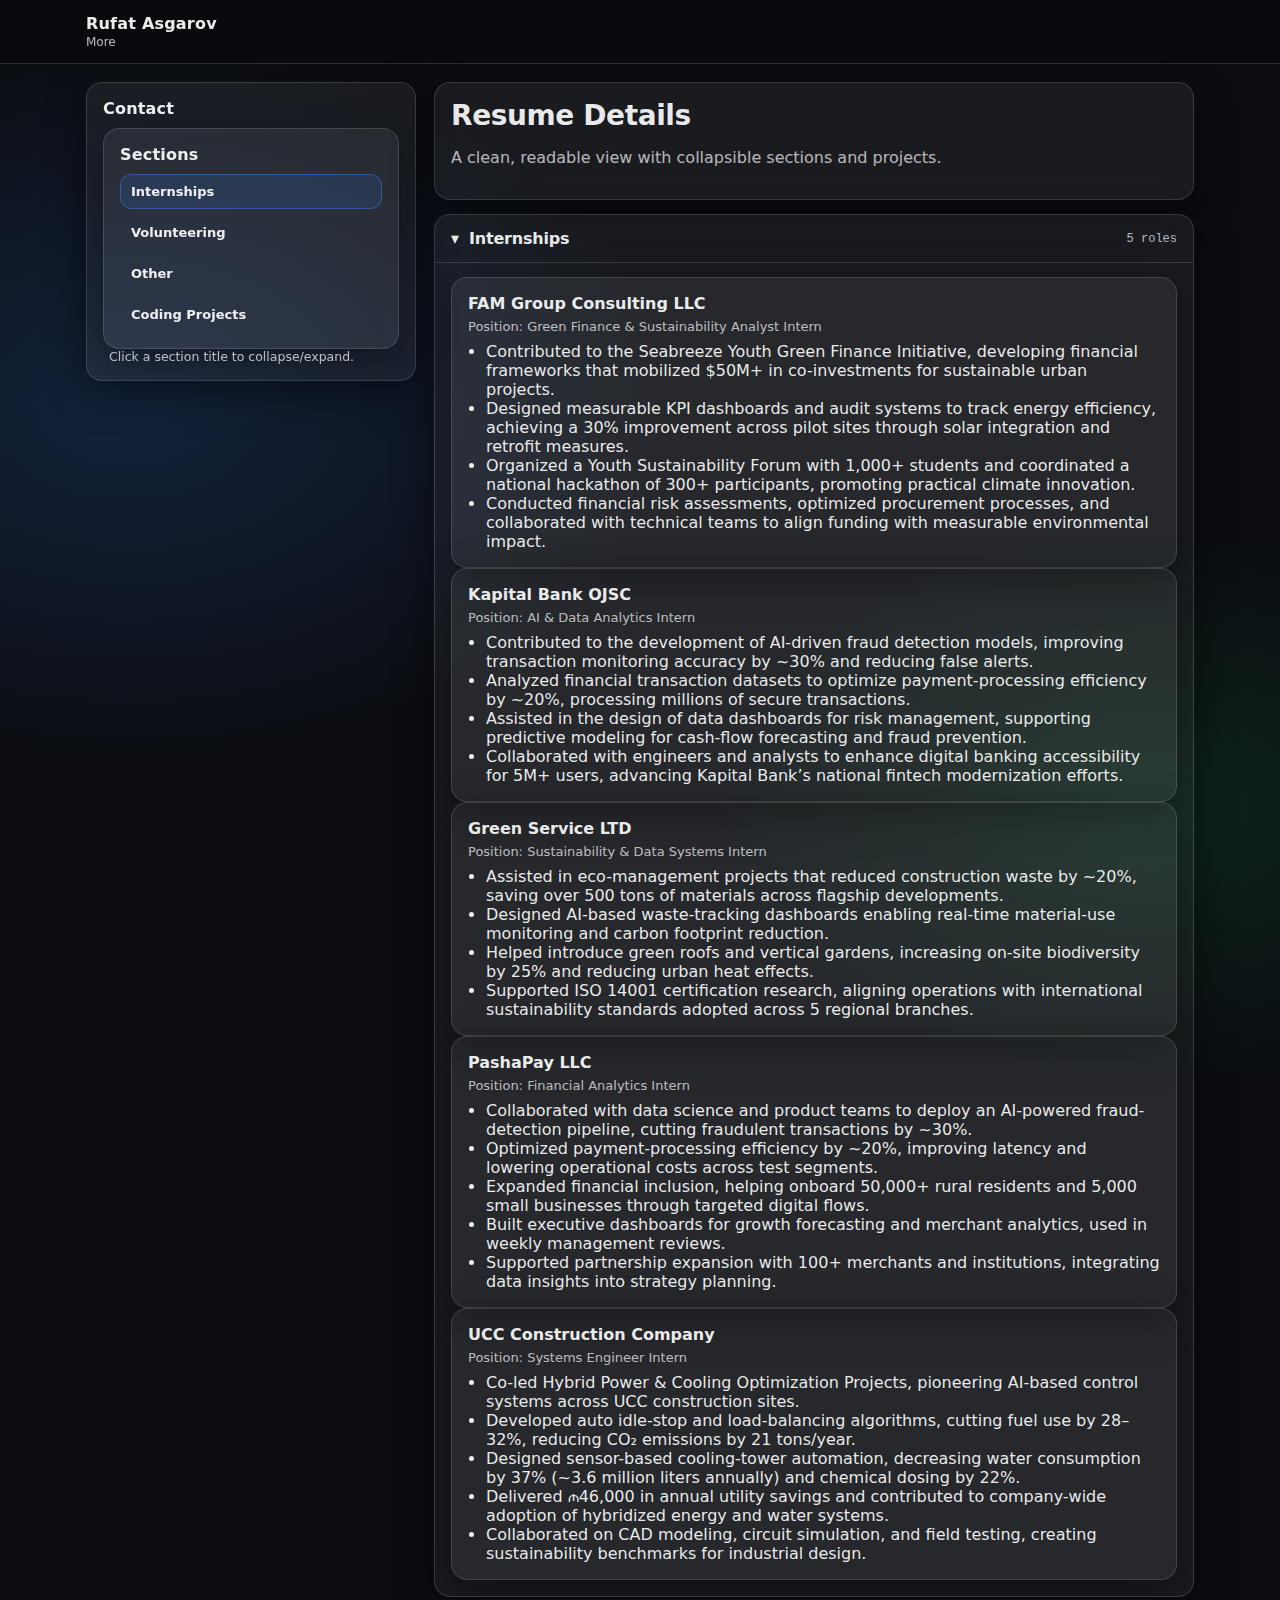
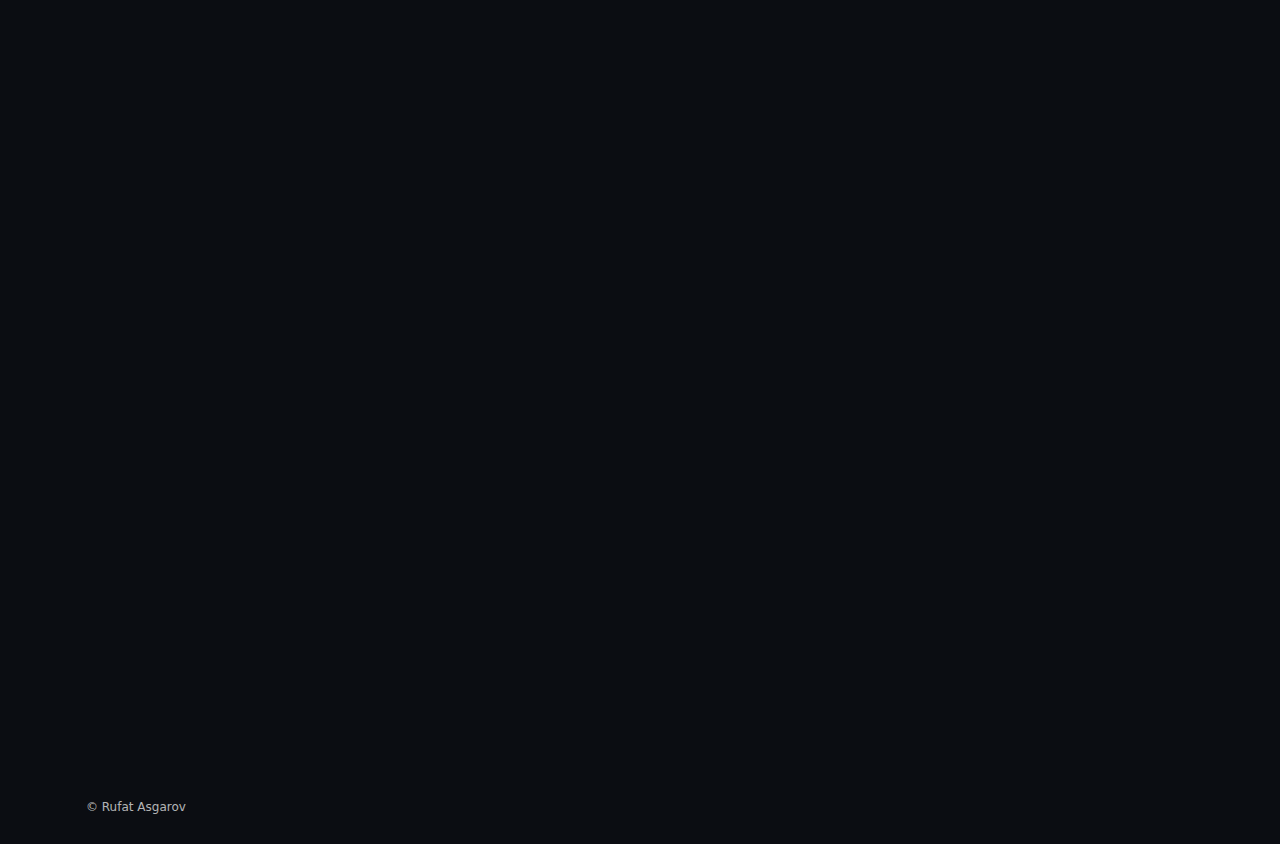
<file: more.html>
<!doctype html>
<html lang="en">
<head>
  <meta charset="utf-8" />
  <meta name="viewport" content="width=device-width, initial-scale=1" />
  <title>Rufat Asgarov — More</title>
  <link rel="icon" href="./assets/favicon.ico" />
  <link rel="stylesheet" href="./assets/more.css" />
</head>
<body>
  <header class="topbar">
    <div class="topbar-inner">
      <div class="brand">
        <div class="title">Rufat Asgarov</div>
        <div class="subtitle">More</div>
      </div>
    </div>
  </header>

  <main class="layout">
    <aside class="sidebar">
      <div class="card contact">
        <div class="contact-title">Contact</div>

      <nav class="card nav" aria-label="Resume sections">
        <div class="nav-title">Sections</div>
        <div class="nav-links">
          <a class="nav-link" href="#internships">Internships</a><a class="nav-link" href="#volunteering">Volunteering</a><a class="nav-link" href="#other">Other</a><a class="nav-link" href="#coding-projects">Coding Projects</a>
        </div>
      </nav>

      <div class="hint">
        Click a section title to collapse/expand.
      </div>
    </aside>

    <section class="content">
      <div class="hero card reveal">
        <h1>Resume Details</h1>
        <p class="muted">A clean, readable view with collapsible sections and projects.</p>
      </div>

      <details class="section-details reveal" id="internships" open>
  <summary>
    <span class="summary-left">
      <span class="chev" aria-hidden="true"></span>
      <span class="summary-title">Internships</span>
    </span>
    <span class="summary-right muted">5 roles</span>
  </summary>
  <div class="details-content">
    <article class="card">
  <h3>FAM Group Consulting LLC</h3>
  <div class="meta">Position: Green Finance &amp; Sustainability Analyst Intern</div>
  <ul class='bullets'><li>Contributed to the Seabreeze Youth Green Finance Initiative, developing financial frameworks that mobilized $50M+ in co-investments for sustainable urban projects.</li><li>Designed measurable KPI dashboards and audit systems to track energy efficiency, achieving a 30% improvement across pilot sites through solar integration and retrofit measures.</li><li>Organized a Youth Sustainability Forum with 1,000+ students and coordinated a national hackathon of 300+ participants, promoting practical climate innovation.</li><li>Conducted financial risk assessments, optimized procurement processes, and collaborated with technical teams to align funding with measurable environmental impact.</li></ul>
</article>
<article class="card">
  <h3>Kapital Bank OJSC</h3>
  <div class="meta">Position: AI &amp; Data Analytics Intern</div>
  <ul class='bullets'><li>Contributed to the development of AI-driven fraud detection models, improving transaction monitoring accuracy by ~30% and reducing false alerts.</li><li>Analyzed financial transaction datasets to optimize payment-processing efficiency by ~20%, processing millions of secure transactions.</li><li>Assisted in the design of data dashboards for risk management, supporting predictive modeling for cash-flow forecasting and fraud prevention.</li><li>Collaborated with engineers and analysts to enhance digital banking accessibility for 5M+ users, advancing Kapital Bank’s national fintech modernization efforts.</li></ul>
</article>
<article class="card">
  <h3>Green Service LTD</h3>
  <div class="meta">Position: Sustainability &amp; Data Systems Intern</div>
  <ul class='bullets'><li>Assisted in eco-management projects that reduced construction waste by ~20%, saving over 500 tons of materials across flagship developments.</li><li>Designed AI-based waste-tracking dashboards enabling real-time material-use monitoring and carbon footprint reduction.</li><li>Helped introduce green roofs and vertical gardens, increasing on-site biodiversity by 25% and reducing urban heat effects.</li><li>Supported ISO 14001 certification research, aligning operations with international sustainability standards adopted across 5 regional branches.</li></ul>
</article>
<article class="card">
  <h3>PashaPay LLC</h3>
  <div class="meta">Position: Financial Analytics Intern</div>
  <ul class='bullets'><li>Collaborated with data science and product teams to deploy an AI-powered fraud-detection pipeline, cutting fraudulent transactions by ~30%.</li><li>Optimized payment-processing efficiency by ~20%, improving latency and lowering operational costs across test segments.</li><li>Expanded financial inclusion, helping onboard 50,000+ rural residents and 5,000 small businesses through targeted digital flows.</li><li>Built executive dashboards for growth forecasting and merchant analytics, used in weekly management reviews.</li><li>Supported partnership expansion with 100+ merchants and institutions, integrating data insights into strategy planning.</li></ul>
</article>
<article class="card">
  <h3>UCC Construction Company</h3>
  <div class="meta">Position: Systems Engineer Intern</div>
  <ul class='bullets'><li>Co-led Hybrid Power &amp; Cooling Optimization Projects, pioneering AI-based control systems across UCC construction sites.</li><li>Developed auto idle-stop and load-balancing algorithms, cutting fuel use by 28–32%, reducing CO₂ emissions by 21 tons/year.</li><li>Designed sensor-based cooling-tower automation, decreasing water consumption by 37% (~3.6 million liters annually) and chemical dosing by 22%.</li><li>Delivered ₼46,000 in annual utility savings and contributed to company-wide adoption of hybridized energy and water systems.</li><li>Collaborated on CAD modeling, circuit simulation, and field testing, creating sustainability benchmarks for industrial design.</li></ul>
</article>
  </div>
</details>

<details class="section-details reveal" id="volunteering" open>
  <summary>
    <span class="summary-left">
      <span class="chev" aria-hidden="true"></span>
      <span class="summary-title">Volunteering</span>
    </span>
    <span class="summary-right muted">3 roles</span>
  </summary>
  <div class="details-content">
    <article class="card">
  <h3>Neftchi FC</h3>
  <div class="meta">Position: Youth Selection Ambassador</div>
  <ul class='bullets'><li>Led a nationwide scouting initiative, evaluating 500+ youth players; enabled equal access for city and rural prospects.</li><li>Oversaw selection of 80 academy athletes, 20 national youth players, and implemented data-driven bias checks in recruitment.</li><li>Launched rural football outreach camps for 3,000+ children, expanding participation and developing two regional training academies.</li><li>Secured 50+ need-based scholarships for talented players, promoting educational and athletic equity</li><li>Conducted leadership workshops for 1,500+ students, embedding teamwork, discipline, and academic balance into training programs.</li></ul>
</article>
<article class="card">
  <h3>Eco Football Movement</h3>
  <div class="meta">Position: Founder &amp; Director</div>
  <ul class='bullets'><li>Founded a nationwide sustainability initiative across 5 cities and 14 clubs, engaging 500+ players and reaching 12,000+ spectators.</li><li>Eliminated single-use plastics by implementing refill stations and compostables, reducing event waste by ~90% and diverting 2.1 tons from landfills.</li><li>Introduced upcycled uniforms made from reclaimed materials, preventing 0.9 tons of textile waste and setting a model for sustainable sportswear.</li><li>Installed solar floodlights (22 kW) and low-energy irrigation systems, saving 28 MWh/year, cutting emissions by 12 tCO₂e, and reducing costs by ₼18,000 annually.</li><li>Trained 50 Eco Captains and 130 coaches, authored the Eco Sports Playbook, and guided adoption in 11 schools, institutionalizing green sports practices.</li></ul>
</article>
<article class="card">
  <h3>Landau School</h3>
  <div class="meta">Position: Student Developer &amp; Instructor</div>
  <ul class='bullets'><li>Led the AI Eco-Education Program integrating marine ecology and climate science into school curricula through digital simulation tools</li><li>Designed the AI Carbon Education Toolkit, adopted by 100+ schools, enabling students to measure and reduce campus emissions by ~25%.</li><li>Directed field activities engaging 10,000+ students in Caspian shoreline restoration; 10 tons of waste collected through youth-led cleanups.</li><li>Conducted workshops training 500+ teachers to apply AI modeling in tracking carbon cycles and aquatic ecosystem health.</li><li>Created data dashboards linking student projects to national sustainability metrics, strengthening climate literacy across education networks.</li></ul>
</article>
  </div>
</details>

<details class="section-details reveal" id="other" open>
  <summary>
    <span class="summary-left">
      <span class="chev" aria-hidden="true"></span>
      <span class="summary-title">Other</span>
    </span>
    <span class="summary-right muted">2 entries</span>
  </summary>
  <div class="details-content">
    <article class="card">
  <h3>Future Lab by PASHA Innovation</h3>
  <div class="meta">Award: Community Impact Award — Youth &amp; Civic Innovation</div>
  <ul class='bullets'><li>Recognized for leading a youth–elder innovation lab that launched 30+ AI-assisted community projects, addressing urban sustainability and accessibility challenges.</li><li>Trained 200+ students in civic innovation, design thinking, and responsible AI application across education and environmental programs.</li><li>Projects under Rufat’s leadership reached 5,000+ residents, improving municipal services and social inclusion; 12 initiatives adopted by local councils.</li><li>Commended for advancing cross-generational collaboration and translating technical skills into tangible community solutions.</li></ul>
</article>
<article class="card">
  <h3>Azerlime Carpets LLC</h3>
  <div class="meta">Position: Co-Developer — Virtual Artisan Rooms Project</div>
  <ul class='bullets'><li>Co-developed a virtual marketplace empowering 70+ rural women weavers from 4 regions to sell handwoven carpets online.</li><li>Reduced artisan onboarding time by ~70%, increasing productivity and preserving traditional craftsmanship.</li><li>Boosted sales by 61% and doubled average monthly income (₼220 → ₼510), expanding reach to 20+ international markets.</li><li>Designed region-specific digital “artisan rooms” featuring cultural stories, patterns, and motifs to promote Azerbaijani heritage globally.</li><li>Project recognized for merging cultural preservation and digital innovation, strengthening economic inclusion among rural artisans.</li></ul>
</article>
  </div>
</details>

<details class="section-details reveal" id="coding-projects" open>
  <summary>
    <span class="summary-left">
      <span class="chev" aria-hidden="true"></span>
      <span class="summary-title">Coding Projects</span>
    </span>
    <span class="summary-right muted">5 projects</span>
  </summary>
  <div class="details-content">
    <div class="toolbar">
  <button class="btn" id="expandAll" type="button">Expand all</button>
  <button class="btn" id="collapseAll" type="button">Collapse all</button>
</div>
<div class="stacked">
<details class="proj" open>
  <summary>
    <span class="proj-title">Audio Calculus</span>
    <span class="stack">Python, NumPy/SciPy, PyAudio/Matplotlib</span>
  </summary>
  <div class="details-content"><div class="proj-body">
    <ul class='bullets'><li>Built DSP pipeline that computes and plays back “derivatives/integrals” of audio to teach calculus concepts; includes real-time visualization and export.</li><li>Implemented filtering, convolution, and numerical diff/integration with latency budgeting.</li></ul>
  </div></div>
</details><details class="proj" open>
  <summary>
    <span class="proj-title">Posture Checker</span>
    <span class="stack">Python, OpenCV, Windows tray APIs</span>
  </summary>
  <div class="details-content"><div class="proj-body">
    <ul class='bullets'><li>Windows tray app using webcam distance/angle heuristics to alert on poor posture and excessive screen proximity; tunable thresholds + quiet hours.</li><li>Logged anonymized events; reduced average “too-close” time in pilot by ~35% over 2 weeks.</li></ul>
  </div></div>
</details><details class="proj" open>
  <summary>
    <span class="proj-title">FN Fixer</span>
    <span class="stack">Python (pywin32/keyboard), Windows</span>
  </summary>
  <div class="details-content"><div class="proj-body">
    <ul class='bullets'><li>Utility for old keyboards lacking Fn: maps NumLock combos to volume/brightness/mic toggle with low-level key hooks.</li><li>Safe-mode and startup profiles; small footprint binary build.</li></ul>
  </div></div>
</details><details class="proj" open>
  <summary>
    <span class="proj-title">Link2Torrent</span>
    <span class="stack">Python, simple GUI (Tk/Qt)</span>
  </summary>
  <div class="details-content"><div class="proj-body">
    <ul class='bullets'><li>Converts direct HTTP/FTP links into .torrent files with meta assembly; simple GUI + drag-and-drop.</li><li>Input validation and hash checks; clear logs for errors.</li></ul>
  </div></div>
</details><details class="proj" open>
  <summary>
    <span class="proj-title">Python Image Search</span>
    <span class="stack">Python, requests, Pillow; GNU GPLv3</span>
  </summary>
  <div class="details-content"><div class="proj-body">
    <ul class='bullets'><li>CLI/API wrapper for multi-engine image retrieval with deduping and quality filters; supports keyword operators and bulk downloads.</li><li>Added content-type guards and retry logic; packaged as reusable module for notebooks.</li></ul>
  </div></div>
</details>
</div>
  </div>
</details>
    </section>
  </main>

  <footer class="footer">
    <span class="muted">© Rufat Asgarov</span>
  </footer>

  <script src="./assets/more.js"></script>
</body>
</html>
</file>
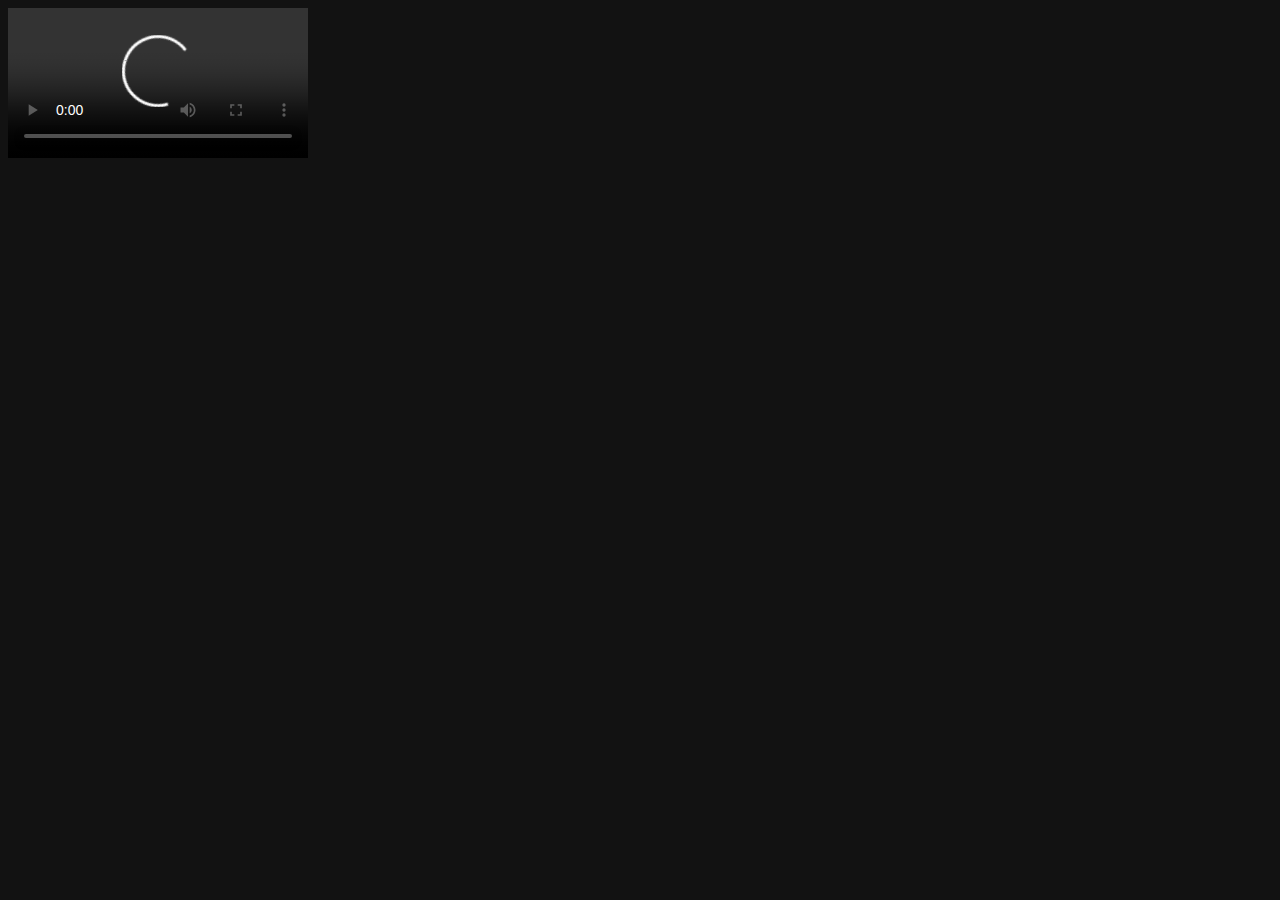
<file: assets/silence.html>
<!-- saved from url=(0028)https://dop3.pt/silence.mp3 -->
<html data-darkreader-mode="dynamic" data-darkreader-scheme="dark"><head><meta http-equiv="Content-Type" content="text/html; charset=UTF-8"><style class="darkreader darkreader--fallback" media="screen"></style><style class="darkreader darkreader--text" media="screen"></style><style class="darkreader darkreader--invert" media="screen">.jfk-bubble.gtx-bubble, .captcheck_answer_label > input + img, span#closed_text > img[src^="https://www.gstatic.com/images/branding/googlelogo"], span[data-href^="https://www.hcaptcha.com/"] > #icon, #bit-notification-bar-iframe, ::-webkit-calendar-picker-indicator {
    filter: invert(100%) hue-rotate(180deg) contrast(90%) !important;
}</style><style class="darkreader darkreader--inline" media="screen">[data-darkreader-inline-bgcolor] {
  background-color: var(--darkreader-inline-bgcolor) !important;
}
[data-darkreader-inline-bgimage] {
  background-image: var(--darkreader-inline-bgimage) !important;
}
[data-darkreader-inline-border] {
  border-color: var(--darkreader-inline-border) !important;
}
[data-darkreader-inline-border-bottom] {
  border-bottom-color: var(--darkreader-inline-border-bottom) !important;
}
[data-darkreader-inline-border-left] {
  border-left-color: var(--darkreader-inline-border-left) !important;
}
[data-darkreader-inline-border-right] {
  border-right-color: var(--darkreader-inline-border-right) !important;
}
[data-darkreader-inline-border-top] {
  border-top-color: var(--darkreader-inline-border-top) !important;
}
[data-darkreader-inline-boxshadow] {
  box-shadow: var(--darkreader-inline-boxshadow) !important;
}
[data-darkreader-inline-color] {
  color: var(--darkreader-inline-color) !important;
}
[data-darkreader-inline-fill] {
  fill: var(--darkreader-inline-fill) !important;
}
[data-darkreader-inline-stroke] {
  stroke: var(--darkreader-inline-stroke) !important;
}
[data-darkreader-inline-outline] {
  outline-color: var(--darkreader-inline-outline) !important;
}
[data-darkreader-inline-stopcolor] {
  stop-color: var(--darkreader-inline-stopcolor) !important;
}</style><style class="darkreader darkreader--variables" media="screen">:root {
   --darkreader-neutral-background: #131516;
   --darkreader-neutral-text: #d8d4cf;
   --darkreader-selection-background: #004daa;
   --darkreader-selection-text: #e8e6e3;
}</style><style class="darkreader darkreader--root-vars" media="screen"></style><style class="darkreader darkreader--user-agent" media="screen">html {
    color-scheme: dark !important;
}
html, body {
    border-color: #736b5e;
    color: #e8e6e3;
}
a {
    color: #3391ff;
}
table {
    border-color: #545b5e;
}
::placeholder {
    color: #b2aba1;
}
input:-webkit-autofill,
textarea:-webkit-autofill,
select:-webkit-autofill {
    background-color: #404400 !important;
    color: #e8e6e3 !important;
}
::-webkit-scrollbar {
    background-color: #202324;
    color: #aba499;
}
::-webkit-scrollbar-thumb {
    background-color: #454a4d;
}
::-webkit-scrollbar-thumb:hover {
    background-color: #575e62;
}
::-webkit-scrollbar-thumb:active {
    background-color: #484e51;
}
::-webkit-scrollbar-corner {
    background-color: #181a1b;
}
::selection {
    background-color: #004daa !important;
    color: #e8e6e3 !important;
}
::-moz-selection {
    background-color: #004daa !important;
    color: #e8e6e3 !important;
}</style><meta name="viewport" content="width=device-width"><meta name="darkreader" content="8a8e0956d3924729a817199fc9542d5d"><style class="darkreader darkreader--override" media="screen">.vimvixen-hint {
    background-color: #7b5300 !important;
    border-color: #d8b013 !important;
    color: #f3e8c8 !important;
}
::placeholder {
    opacity: 0.5 !important;
}
#edge-translate-panel-body,
.MuiTypography-body1,
.nfe-quote-text {
    color: var(--darkreader-neutral-text) !important;
}
gr-main-header {
    background-color: #0f3a48 !important;
}
.tou-z65h9k,
.tou-mignzq,
.tou-1b6i2ox,
.tou-lnqlqk {
    background-color: var(--darkreader-neutral-background) !important;
}
.tou-75mvi {
    background-color: #032029 !important;
}
.tou-ta9e87,
.tou-1w3fhi0,
.tou-1b8t2us,
.tou-py7lfi,
.tou-1lpmd9d,
.tou-1frrtv8,
.tou-17ezmgn {
    background-color: #0a0a0a !important;
}
.tou-uknfeu {
    background-color: #231603 !important;
}
.tou-6i3zyv {
    background-color: #19576c !important;
}
embed[type="application/pdf"][src="about:blank"] { filter: invert(100%) contrast(90%); }</style></head><body><video controls="" autoplay="" name="media"><source src="https://dop3.pt/silence.mp3" type="audio/mpeg"></video></body></html>
</file>
<file: assets/more.css>
:root{
  --bg: #0b0d12;
  --panel: rgba(255,255,255,0.06);
  --panel-strong: rgba(255,255,255,0.10);
  --text: rgba(255,255,255,0.92);
  --muted: rgba(255,255,255,0.70);
  --border: rgba(255,255,255,0.14);
  --shadow: 0 12px 40px rgba(0,0,0,0.45);
  --accent: #3b82f6;
  --accent-2: #22c55e;
  --radius: 16px;
  --mono: ui-monospace, SFMono-Regular, Menlo, Monaco, Consolas, "Liberation Mono", "Courier New", monospace;
  --sans: ui-sans-serif, system-ui, -apple-system, Segoe UI, Roboto, Helvetica, Arial, "Apple Color Emoji", "Segoe UI Emoji";
}

html[data-theme="light"]{
  --bg: #f6f7fb;
  --panel: rgba(0,0,0,0.04);
  --panel-strong: rgba(0,0,0,0.07);
  --text: rgba(0,0,0,0.90);
  --muted: rgba(0,0,0,0.62);
  --border: rgba(0,0,0,0.12);
  --shadow: 0 10px 30px rgba(0,0,0,0.12);
  --accent: #2563eb;
  --accent-2: #16a34a;
}

*{ box-sizing: border-box; }
body{
  margin: 0;
  font-family: var(--sans);
  background: radial-gradient(900px 600px at 10% 10%, rgba(59,130,246,0.18), transparent 60%),
              radial-gradient(800px 500px at 90% 20%, rgba(34,197,94,0.12), transparent 55%),
              radial-gradient(900px 700px at 50% 120%, rgba(255,255,255,0.06), transparent 55%),
              var(--bg);
  color: var(--text);
}

a{ color: var(--accent); text-decoration: none; }
a:hover{ text-decoration: underline; }

/* Reveal animations */
.reveal{
  opacity: 0;
  transform: translateY(10px);
}
.reveal.in{
  opacity: 1;
  transform: none;
  transition: opacity 420ms cubic-bezier(.2,.8,.2,1), transform 420ms cubic-bezier(.2,.8,.2,1);
}
@media (prefers-reduced-motion: reduce){
  .reveal, .reveal.in{
    opacity: 1 !important;
    transform: none !important;
    transition: none !important;
  }
}


.topbar{
  position: sticky;
  top: 0;
  z-index: 50;
  backdrop-filter: blur(12px);
  background: rgba(0,0,0,0.22);
  border-bottom: 1px solid var(--border);
}
html[data-theme="light"] .topbar{
  background: rgba(255,255,255,0.65);
}

.topbar-inner{
  max-width: 1140px;
  margin: 0 auto;
  padding: 14px 16px;
  display: flex;
  align-items: center;
  justify-content: space-between;
  gap: 16px;
}
.brand .title{
  font-weight: 800;
  letter-spacing: 0.2px;
}
.brand .subtitle{
  font-size: 12px;
  color: var(--muted);
  margin-top: 2px;
}

.layout{
  max-width: 1140px;
  margin: 0 auto;
  padding: 18px 16px 40px;
  display: grid;
  grid-template-columns: 330px 1fr;
  gap: 18px;
}

@media (max-width: 980px){
  .layout{ grid-template-columns: 1fr; }
  .sidebar{ position: static !important; }
}

.sidebar{
  position: sticky;
  top: 72px;
  align-self: start;
  display: grid;
  gap: 14px;
}

.content{
  display: grid;
  gap: 14px;
}

.card{
  background: var(--panel);
  border: 1px solid var(--border);
  border-radius: var(--radius);
  box-shadow: var(--shadow);
  padding: 16px;
}

.hero h1{
  margin: 0 0 6px 0;
  font-size: 28px;
  letter-spacing: -0.4px;
}
.muted{ color: var(--muted); }

.actions{
  display: flex;
  gap: 10px;
  flex-wrap: wrap;
  justify-content: flex-end;
}

.btn{
  appearance: none;
  border: 1px solid var(--border);
  background: rgba(255,255,255,0.02);
  color: var(--text);
  padding: 10px 12px;
  border-radius: 12px;
  cursor: pointer;
  font-weight: 650;
  font-size: 13px;
}
.btn:hover{ background: var(--panel-strong); }
.btn:active{ transform: translateY(1px); }

.btn-primary{
  border-color: rgba(59,130,246,0.35);
  background: rgba(59,130,246,0.18);
}
.btn-primary:hover{
  background: rgba(59,130,246,0.26);
}

.contact-title, .nav-title{
  font-weight: 800;
  letter-spacing: 0.2px;
  margin-bottom: 10px;
}
.contact-lines{
  display: grid;
  gap: 8px;
  font-size: 13.5px;
}
.nav-links{
  display: grid;
  gap: 6px;
}
.nav-link{
  display: block;
  padding: 9px 10px;
  border-radius: 12px;
  border: 1px solid transparent;
  color: var(--text);
  font-weight: 650;
  font-size: 13px;
}
.nav-link:hover{
  background: var(--panel-strong);
  text-decoration: none;
}
.nav-link.active{
  border-color: rgba(59,130,246,0.45);
  background: rgba(59,130,246,0.14);
}

.hint{
  font-size: 12.5px;
  color: var(--muted);
  padding: 0 6px;
}


/* Collapsible section cards */
details.section-details{
  background: var(--panel);
  border: 1px solid var(--border);
  border-radius: var(--radius);
  box-shadow: var(--shadow);
  overflow: clip;
}
details.section-details > summary{
  cursor: pointer;
  list-style: none;
  display: flex;
  align-items: center;
  justify-content: space-between;
  gap: 14px;
  padding: 14px 16px;
  user-select: none;
}
details.section-details > summary::-webkit-details-marker{ display:none; }
.summary-left{
  display: inline-flex;
  align-items: center;
  gap: 10px;
  min-width: 0;
}
.summary-title{
  font-weight: 850;
  letter-spacing: -0.2px;
  font-size: 16px;
  white-space: nowrap;
  overflow: hidden;
  text-overflow: ellipsis;
}
.summary-right{
  font-family: var(--mono);
  font-size: 12px;
  white-space: nowrap;
}
.chev::before{
  content: "▾";
  display: inline-block;
  transition: transform 220ms cubic-bezier(.2,.8,.2,1);
  transform: rotate(0deg);
}
details:not([open]) > summary .chev::before{
  transform: rotate(-90deg);
}
details.section-details > .details-content{
  padding: 14px 16px 16px;
  border-top: 1px solid var(--border);
}

.section{
  scroll-margin-top: 92px;
  display: grid;
  gap: 12px;
}

.section-head h2{
  margin: 0;
  font-size: 18px;
  letter-spacing: -0.2px;
}

h3{
  margin: 0 0 6px 0;
  font-size: 16px;
}
.meta{
  font-size: 13px;
  color: var(--muted);
  margin-bottom: 8px;
}

.list, .bullets{
  margin: 0;
  padding-left: 18px;
}
.list li{
  margin: 8px 0;
  display: flex;
  gap: 10px;
  align-items: baseline;
}
.list li .edu-place{
  flex: 1;
}

.subhead{
  font-size: 14px;
  margin-bottom: 8px;
  color: var(--text);
}

.empty{
  color: var(--muted);
  font-size: 13.5px;
}

.toolbar{
  display: flex;
  gap: 10px;
  flex-wrap: wrap;
}

.stacked{
  display: grid;
  gap: 10px;
}


details.proj{
  background: rgba(255,255,255,0.02);
  border: 1px solid var(--border);
  border-radius: var(--radius);
  overflow: clip;
}
details.proj > summary{
  cursor: pointer;
  list-style: none;
  display: flex;
  align-items: baseline;
  justify-content: space-between;
  gap: 12px;
  padding: 12px 12px;
  user-select: none;
}
details.proj > summary::-webkit-details-marker{ display:none; }

details.proj > .details-content{
  padding: 10px 12px 12px;
  border-top: 1px solid var(--border);
}

.proj-title{
  font-weight: 850;
  letter-spacing: -0.2px;
}
.stack{
  font-family: var(--mono);
  font-size: 12px;
  color: var(--muted);
  white-space: nowrap;
  overflow: hidden;
  text-overflow: ellipsis;
  max-width: 48%;
}

.proj-body{ padding: 0; }

.footer{
  max-width: 1140px;
  margin: 0 auto;
  padding: 0 16px 30px;
  color: var(--muted);
  font-size: 12px;
}


/* Section focus pulse (on nav click) */
.flash{
  animation: flashPulse 520ms cubic-bezier(.2,.8,.2,1);
}
@keyframes flashPulse{
  0%{ transform: translateY(0); filter: brightness(1); }
  35%{ transform: translateY(-2px); filter: brightness(1.15); }
  100%{ transform: translateY(0); filter: brightness(1); }
}
@media (prefers-reduced-motion: reduce){
  .flash{ animation: none !important; }
}

@media print{
  .topbar, .sidebar, .footer, .toolbar, #themeToggle { display:none !important; }
  body{ background: white !important; color: black !important; }
  .card, details.proj{
    box-shadow: none !important;
    border: 1px solid #ddd !important;
    background: white !important;
  }
  a{ color: black !important; text-decoration: none !important; }
}
</file>
